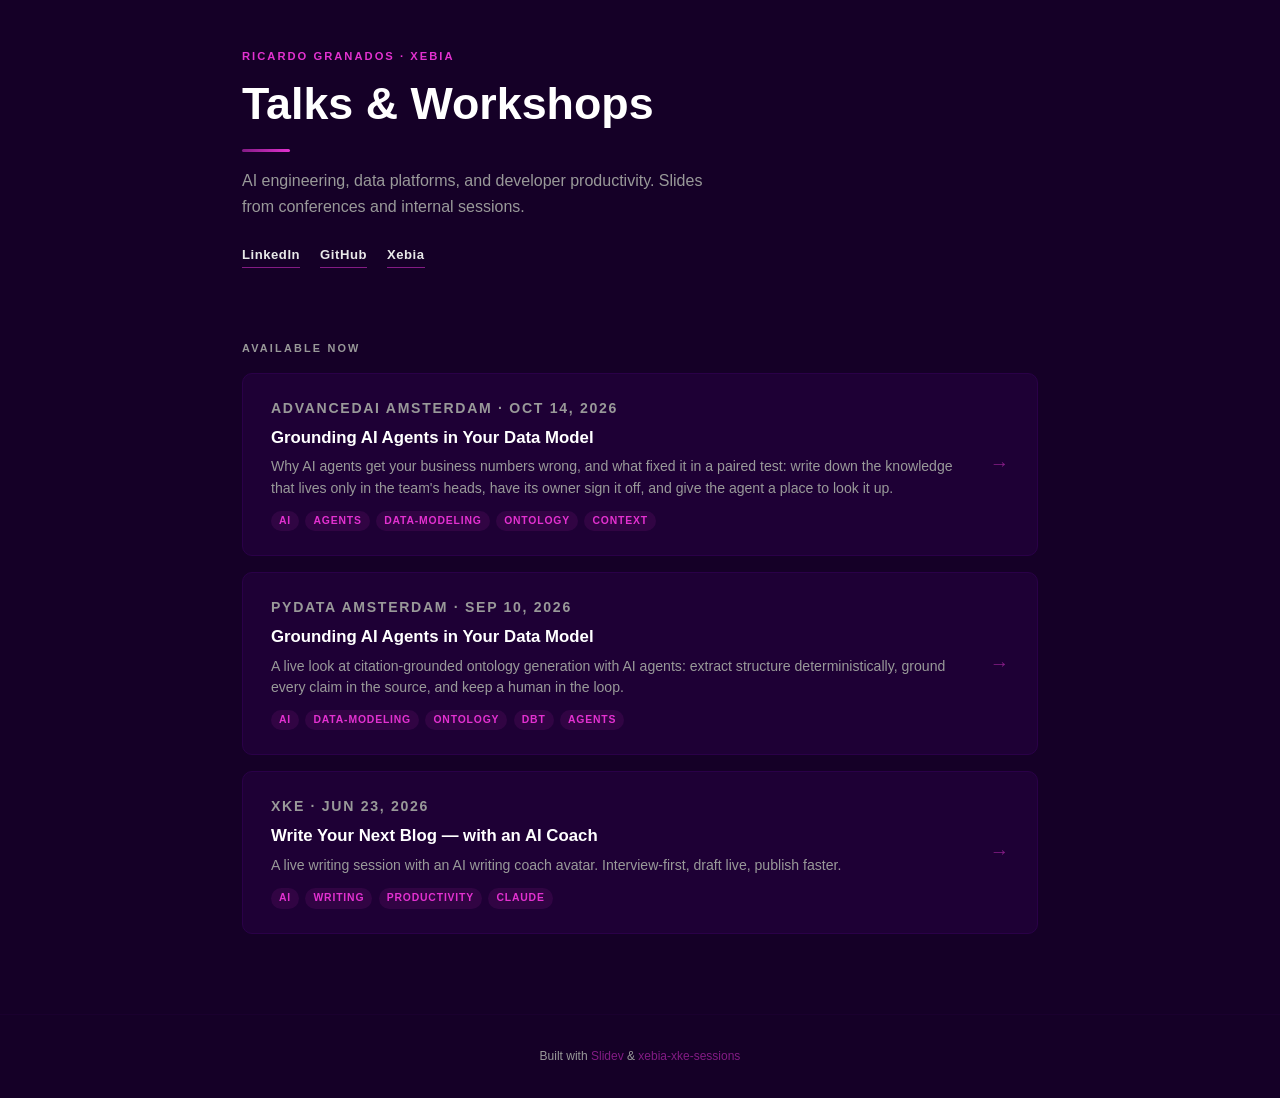
<file: index.html>
<!DOCTYPE html>
<html lang="en">
<head>
  <meta charset="UTF-8" />
  <meta name="viewport" content="width=device-width, initial-scale=1.0" />
  <title>Ricardo Granados — Talks</title>
  <meta name="description" content="Conference talks and workshop slides by Ricardo Granados — AI, data engineering, and developer productivity." />
  <style>
    *, *::before, *::after { box-sizing: border-box; margin: 0; padding: 0; }

    :root {
      --bg:         #150027;
      --velvet:     #831B84;
      --dark-v:     #561257;
      --magenta:    #E331D0;
      --grey10:     #1a1a1a;
      --grey20:     #333;
      --grey60:     #999;
      --grey90:     #e8e8e8;
      --grey96:     #f5f5f5;
      --white:      #ffffff;
      --card-bg:    #1e0035;
      --card-live:  #2a0048;
      --accent:     linear-gradient(90deg, var(--velvet), var(--magenta));
      --font:       'Helvetica Neue', Arial, sans-serif;
      --mono:       'JetBrains Mono', 'Fira Code', monospace;
    }

    body {
      background: var(--bg);
      color: var(--white);
      font-family: var(--font);
      min-height: 100vh;
      line-height: 1.6;
    }

    /* ── Header ── */
    header {
      padding: 3rem 2rem 2rem;
      max-width: 860px;
      margin: 0 auto;
    }
    .eyebrow {
      font-size: 0.7rem;
      font-weight: 700;
      letter-spacing: 0.18em;
      text-transform: uppercase;
      color: var(--magenta);
      margin-bottom: 0.75rem;
    }
    h1 {
      font-size: clamp(1.8rem, 5vw, 2.8rem);
      font-weight: 700;
      line-height: 1.15;
      color: var(--white);
    }
    .accent-rule {
      width: 3rem;
      height: 3px;
      background: var(--accent);
      border-radius: 2px;
      margin: 1.25rem 0 1rem;
    }
    .tagline {
      font-size: 1rem;
      color: var(--grey60);
      max-width: 480px;
    }
    .contact-links {
      display: flex;
      gap: 1.25rem;
      margin-top: 1.5rem;
      flex-wrap: wrap;
    }
    .contact-links a {
      font-size: 0.82rem;
      font-weight: 600;
      letter-spacing: 0.04em;
      color: var(--grey90);
      text-decoration: none;
      border-bottom: 1px solid var(--velvet);
      padding-bottom: 2px;
      transition: color 0.2s, border-color 0.2s;
    }
    .contact-links a:hover { color: var(--magenta); border-color: var(--magenta); }

    /* ── Main grid ── */
    main {
      max-width: 860px;
      margin: 0 auto;
      padding: 0 2rem 4rem;
    }
    .section-label {
      font-size: 0.68rem;
      font-weight: 700;
      letter-spacing: 0.2em;
      text-transform: uppercase;
      color: var(--grey60);
      margin: 2.5rem 0 1rem;
    }

    /* ── Talk card ── */
    .card {
      background: var(--card-bg);
      border: 1px solid #2a0048;
      border-radius: 10px;
      padding: 1.5rem 1.75rem;
      margin-bottom: 1rem;
      display: flex;
      justify-content: space-between;
      align-items: flex-start;
      gap: 1.5rem;
      text-decoration: none;
      color: inherit;
      transition: border-color 0.2s, background 0.2s, transform 0.15s;
      position: relative;
      overflow: hidden;
    }
    .card::before {
      content: '';
      position: absolute;
      left: 0; top: 0; bottom: 0;
      width: 3px;
      background: var(--accent);
      border-radius: 3px 0 0 3px;
      opacity: 0;
      transition: opacity 0.2s;
    }
    .card:hover { border-color: var(--velvet); background: var(--card-live); transform: translateY(-1px); }
    .card:hover::before { opacity: 1; }

    .card--archived {
      background: #110020;
      border-color: #1a002e;
      opacity: 0.75;
      cursor: default;
      pointer-events: none;
    }
    .card--archived:hover { transform: none; }

    .card-body { flex: 1; }
    .card-meta {
      font-size: 0.7rem;
      font-weight: 700;
      letter-spacing: 0.12em;
      text-transform: uppercase;
      color: var(--velvet);
      margin-bottom: 0.35rem;
    }
    .card-archived-label {
      font-size: 0.7rem;
      font-weight: 700;
      letter-spacing: 0.12em;
      text-transform: uppercase;
      color: var(--grey60);
      margin-bottom: 0.35rem;
    }
    .card h2 {
      font-size: 1.05rem;
      font-weight: 700;
      color: var(--white);
      margin-bottom: 0.3rem;
    }
    .card--archived h2 { color: var(--grey60); }
    .card p {
      font-size: 0.88rem;
      color: var(--grey60);
      line-height: 1.5;
    }
    .card-tags {
      display: flex;
      gap: 0.4rem;
      flex-wrap: wrap;
      margin-top: 0.75rem;
    }
    .tag {
      font-size: 0.65rem;
      font-weight: 600;
      letter-spacing: 0.08em;
      text-transform: uppercase;
      background: rgba(131, 27, 132, 0.18);
      color: var(--magenta);
      padding: 2px 8px;
      border-radius: 20px;
    }
    .card--archived .tag {
      background: rgba(100,100,100,0.15);
      color: var(--grey60);
    }
    .card-arrow {
      font-size: 1.2rem;
      color: var(--velvet);
      align-self: center;
      flex-shrink: 0;
      transition: transform 0.2s, color 0.2s;
    }
    .card:hover .card-arrow { transform: translateX(4px); color: var(--magenta); }

    .archived-cta {
      display: inline-flex;
      align-items: center;
      gap: 0.4rem;
      font-size: 0.8rem;
      font-weight: 600;
      color: var(--grey60);
      text-decoration: none;
      border-bottom: 1px solid #333;
      padding-bottom: 1px;
      margin-top: 0.75rem;
      pointer-events: all;
      cursor: pointer;
    }
    .archived-cta:hover { color: var(--grey90); border-color: var(--grey60); }

    /* ── Footer ── */
    footer {
      text-align: center;
      padding: 2rem;
      font-size: 0.75rem;
      color: var(--grey60);
      border-top: 1px solid #1a002e;
    }
    footer a { color: var(--velvet); text-decoration: none; }
    footer a:hover { color: var(--magenta); }
  </style>
</head>
<body>

<header>
  <p class="eyebrow">Ricardo Granados · Xebia</p>
  <h1>Talks &amp; Workshops</h1>
  <div class="accent-rule"></div>
  <p class="tagline">AI engineering, data platforms, and developer productivity. Slides from conferences and internal sessions.</p>
  <div class="contact-links">
    <a href="https://www.linkedin.com/in/ricardoagl" target="_blank" rel="noopener">LinkedIn</a>
    <a href="https://github.com/RicardoAGL" target="_blank" rel="noopener">GitHub</a>
    <a href="https://xebia.com" target="_blank" rel="noopener">Xebia</a>
  </div>
</header>

<main id="talks">
  <!-- Populated by script below -->
</main>

<footer>
  Built with <a href="https://sli.dev" target="_blank" rel="noopener">Slidev</a> &amp; <a href="https://github.com/RicardoAGL/xebia-xke-sessions" target="_blank" rel="noopener">xebia-xke-sessions</a>
</footer>

<script>
  const LINKEDIN = "https://www.linkedin.com/in/ricardoagl";

  fetch('./_meta.json')
    .then(r => r.json())
    .then(talks => {
      const live     = talks.filter(t => t.status === 'live');
      const archived = talks.filter(t => t.status === 'archived');
      const el = document.getElementById('talks');

      function renderCard(talk) {
        if (talk.status === 'live') {
          return `
            <a class="card" href="./${talk.slug}/" aria-label="Open talk: ${talk.title}">
              <div class="card-body">
                <p class="card-meta">${talk.forum} · ${formatDate(talk.date)}</p>
                <h2>${talk.title}</h2>
                <p>${talk.description}</p>
                <div class="card-tags">${(talk.tags || []).map(t => `<span class="tag">${t}</span>`).join('')}</div>
              </div>
              <span class="card-arrow" aria-hidden="true">→</span>
            </a>`;
        } else {
          return `
            <div class="card card--archived" aria-label="Archived talk: ${talk.title}">
              <div class="card-body">
                <p class="card-archived-label">Archived · ${formatDate(talk.date)}</p>
                <h2>${talk.title}</h2>
                <p>${talk.description}</p>
                <div class="card-tags">${(talk.tags || []).map(t => `<span class="tag">${t}</span>`).join('')}</div>
                <a class="archived-cta" href="${LINKEDIN}" target="_blank" rel="noopener" style="pointer-events:all">
                  ✉ Message me for a copy
                </a>
              </div>
            </div>`;
        }
      }

      function formatDate(iso) {
        const [y, m, d] = iso.split('-');
        const months = ['Jan','Feb','Mar','Apr','May','Jun','Jul','Aug','Sep','Oct','Nov','Dec'];
        return `${months[+m - 1]} ${+d}, ${y}`;
      }

      let html = '';
      if (live.length) {
        html += `<p class="section-label">Available now</p>`;
        html += live.map(renderCard).join('');
      }
      if (archived.length) {
        html += `<p class="section-label">Archive</p>`;
        html += archived.map(renderCard).join('');
      }
      if (!talks.length) {
        html = `<p style="color:var(--grey60); padding:2rem 0">No talks yet — check back soon.</p>`;
      }
      el.innerHTML = html;
    })
    .catch(() => {
      document.getElementById('talks').innerHTML =
        `<p style="color:var(--grey60); padding:2rem 0">Could not load talks list.</p>`;
    });
</script>
</body>
</html>
</file>
